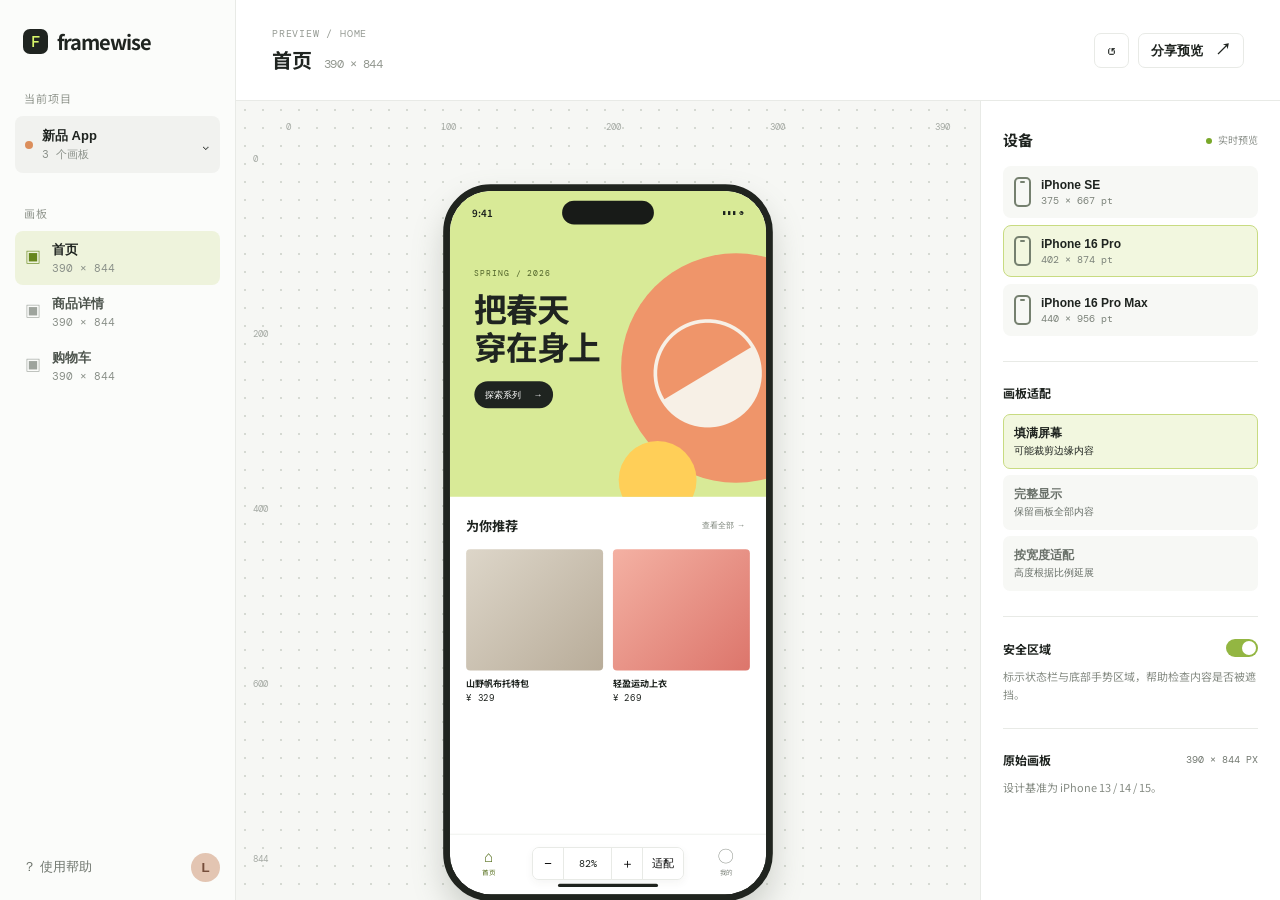
<file: index.html>
<!doctype html>
<html lang="zh-CN">
<head>
  <meta charset="UTF-8" />
  <meta name="viewport" content="width=device-width, initial-scale=1.0" />
  <title>Framewise · Figma 移动端预览</title>
  <link rel="preconnect" href="https://fonts.googleapis.com">
  <link rel="preconnect" href="https://fonts.gstatic.com" crossorigin>
  <link href="https://fonts.googleapis.com/css2?family=DM+Mono:wght@400;500&family=Noto+Sans+SC:wght@400;500;600;700&display=swap" rel="stylesheet">
  <link rel="stylesheet" href="./style.css" />
</head>
<body>
  <main class="app-shell">
    <aside class="sidebar">
      <a class="brand" href="#"><span class="brand-mark">F</span><span>framewise</span></a>
      <div class="project-label">当前项目</div>
      <button class="project-card"><span class="project-dot"></span><span><b>新品 App</b><small>3 个画板</small></span><span class="chevron">⌄</span></button>
      <nav>
        <div class="nav-label">画板</div>
        <button class="artboard active"><span class="screen-icon">▣</span><span><b>首页</b><small>390 × 844</small></span></button>
        <button class="artboard"><span class="screen-icon">▣</span><span><b>商品详情</b><small>390 × 844</small></span></button>
        <button class="artboard"><span class="screen-icon">▣</span><span><b>购物车</b><small>390 × 844</small></span></button>
      </nav>
      <div class="sidebar-bottom"><button class="help">？ 使用帮助</button><button class="avatar">L</button></div>
    </aside>

    <section class="content">
      <header class="topbar">
        <div><p class="eyebrow">PREVIEW / HOME</p><h1>首页 <span>390 × 844</span></h1></div>
        <div class="top-actions"><button class="icon-btn" title="重置缩放">↺</button><button class="share">分享预览 <span>↗</span></button></div>
      </header>

      <section class="workspace">
        <div class="canvas">
          <div class="ruler horizontal"><span>0</span><span>100</span><span>200</span><span>300</span><span>390</span></div>
          <div class="ruler vertical"><span>0</span><span>200</span><span>400</span><span>600</span><span>844</span></div>
          <div class="phone-wrap" id="phoneWrap">
            <div class="device device-iphone-16" id="device">
              <div class="dynamic-island"></div>
              <div class="screen" id="screen">
                <div class="statusbar"><span>9:41</span><span class="status-icons">▮▮▮ ◔</span></div>
                <div class="demo-ui" id="demoUi">
                  <div class="hero"><div class="hero-text"><span>SPRING / 2026</span><h2>把春天<br>穿在身上</h2><button>探索系列 <i>→</i></button></div><div class="orb orb-one"></div><div class="orb orb-two"></div><div class="shoe">◒</div></div>
                  <div class="home-body"><div class="section-heading"><b>为你推荐</b><button>查看全部 →</button></div><div class="product-grid"><article><div class="product beige"></div><b>山野帆布托特包</b><span>¥ 329</span></article><article><div class="product coral"></div><b>轻盈运动上衣</b><span>¥ 269</span></article></div></div>
                  <div class="tabbar"><span class="selected">⌂<i>首页</i></span><span>⌕<i>发现</i></span><span>♡<i>收藏</i></span><span>◯<i>我的</i></span></div>
                </div>
                <div class="empty-state" id="emptyState"><div>↑</div><b>导入 Figma 画板</b><span>拖入 PNG/JPG，或点击选择文件</span><label for="fileInput">选择图片</label></div>
                <img id="uploadedImage" alt="Figma 画板预览" />
              </div>
              <div class="home-indicator"></div>
            </div>
            <div class="device-caption"><b id="captionName">iPhone 16 Pro</b><span id="captionSize">402 × 874 pt</span></div>
          </div>
          <div class="canvas-controls"><button id="zoomOut">−</button><span id="zoomValue">82%</span><button id="zoomIn">＋</button><button id="fit">适配</button></div>
        </div>

        <aside class="inspector">
          <section><div class="panel-heading"><h2>设备</h2><span class="live"><i></i> 实时预览</span></div><div class="device-select" id="deviceSelect"></div></section>
          <section class="setting-section"><h3>画板适配</h3><div class="option-group"><button class="fit-option active" data-fit="cover"><b>填满屏幕</b><small>可能裁剪边缘内容</small></button><button class="fit-option" data-fit="contain"><b>完整显示</b><small>保留画板全部内容</small></button><button class="fit-option" data-fit="width"><b>按宽度适配</b><small>高度根据比例延展</small></button></div></section>
          <section class="setting-section"><div class="section-row"><h3>安全区域</h3><button class="toggle on" id="safeToggle"><i></i></button></div><p class="hint">标示状态栏与底部手势区域，帮助检查内容是否被遮挡。</p></section>
          <section class="setting-section"><div class="section-row"><h3>原始画板</h3><span class="mono">390 × 844 PX</span></div><p class="hint">设计基准为 iPhone 13 / 14 / 15。</p></section>
        </aside>
      </section>
    </section>
  </main>
  <input type="file" id="fileInput" accept="image/png,image/jpeg,image/webp" hidden />
  <script src="./app.js"></script>
</body>
</html>
</file>
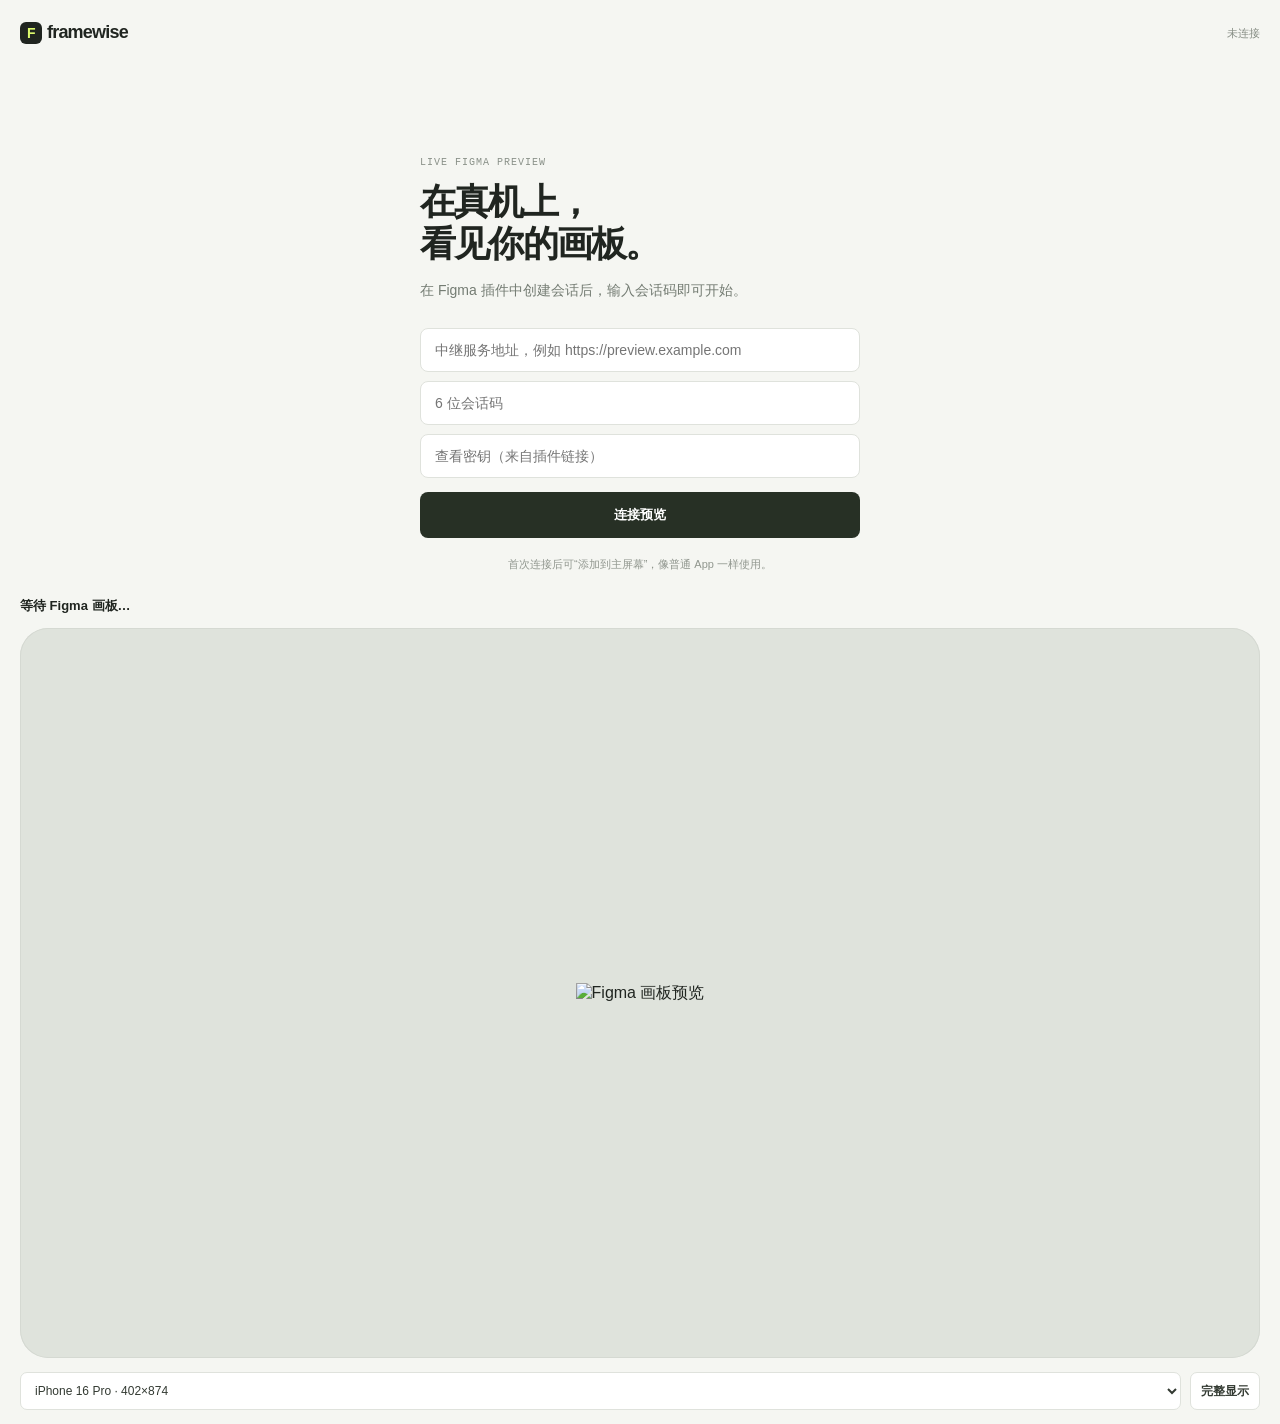
<file: mobile/index.html>
<!doctype html><html lang="zh-CN"><head><meta charset="UTF-8"><meta name="viewport" content="width=device-width,initial-scale=1,viewport-fit=cover"><meta name="theme-color" content="#1f251f"><link rel="manifest" href="./manifest.webmanifest"><link rel="stylesheet" href="./style.css"><title>Framewise</title></head><body>
<main><header><a class="brand"><i>F</i>framewise</a><span id="connection">未连接</span></header><section id="join" class="join"><p class="eyebrow">LIVE FIGMA PREVIEW</p><h1>在真机上，<br>看见你的画板。</h1><p>在 Figma 插件中创建会话后，输入会话码即可开始。</p><input id="relay" placeholder="中继服务地址，例如 https://preview.example.com"><input id="session" placeholder="6 位会话码" autocapitalize="characters"><input id="key" placeholder="查看密钥（来自插件链接）"><button id="connect">连接预览</button><small>首次连接后可“添加到主屏幕”，像普通 App 一样使用。</small></section>
<section id="viewer" class="viewer hidden"><div class="meta"><span id="frameName">等待 Figma 画板…</span><span id="frameSize"></span></div><div class="stage"><img id="frame" alt="Figma 画板预览"></div><div class="toolbar"><select id="device"><option value="se">iPhone SE · 375×667</option><option value="pro" selected>iPhone 16 Pro · 402×874</option><option value="max">iPhone 16 Pro Max · 440×956</option></select><button id="fit">完整显示</button></div></section></main><script src="./app.js"></script></body></html>
</file>
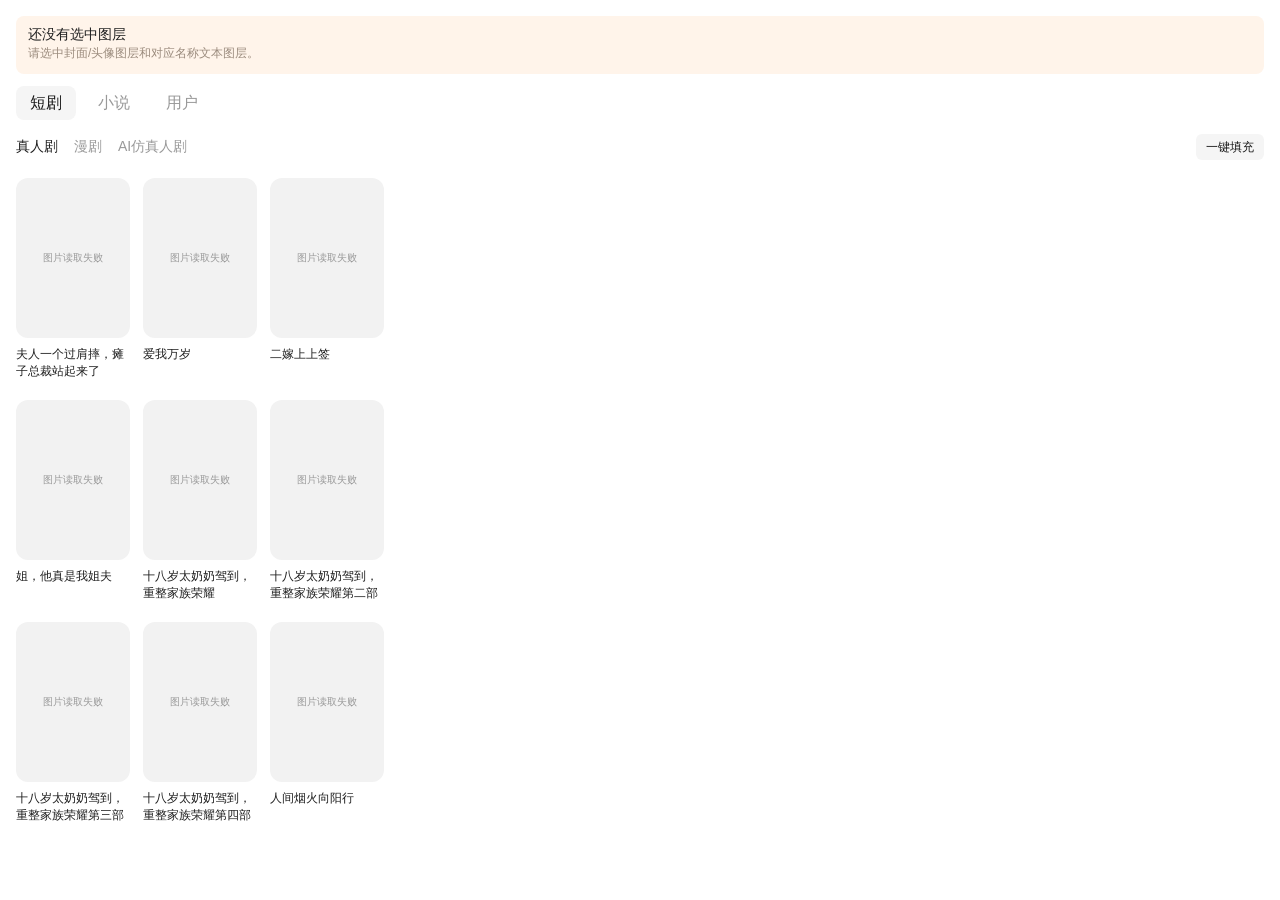
<file: figma-content-fill-plugin/ui.html>
<!doctype html>
<html lang="zh-CN">
<head>
  <meta charset="UTF-8" />
  <style>
    * { box-sizing: border-box; }
    body { margin: 0; padding: 16px; color: #161616; background: #fff; font: 12px Inter, "PingFang SC", Arial, sans-serif; }
    .selection { height: 58px; margin-bottom: 12px; padding: 8px 12px; border-radius: 8px; background: #fff4ea; color: #9b8b7d; font-size: 12px; line-height: 18px; }
    .selection.ready { background: #edfaf3; color: #648a74; }
    .selection b { display: block; color: #1f1f1f; margin: 0; font-size: 14px; font-weight: 500; line-height: 20px; }
    .category-row { display: flex; gap: 8px; margin: 0 0 16px; align-items: center; justify-content: space-between; height: 30px; }
    .actions { display: flex; gap: 8px; align-items: center; justify-content: flex-end; }
    .batch { display: inline-flex; align-items: center; height: 26px; border: 0; border-radius: 6px; padding: 0 10px; background: #f5f5f5; color: #161616; font: 500 12px Inter, "PingFang SC", Arial, sans-serif; cursor: pointer; white-space: nowrap; }
    .batch:hover { background: #ededed; }
    .batch:disabled { color: #aaa; cursor: not-allowed; }
    .tabs { display: flex; align-items: center; gap: 8px; height: 34px; margin: 0 0 12px; }
    .tab { height: 34px; min-width: 56px; border: 0; border-radius: 8px; padding: 0 14px; background: transparent; color: #999; font: 500 16px Inter, "PingFang SC", Arial, sans-serif; cursor: pointer; }
    .tab.active { background: #f5f5f5; color: #161616; font-weight: 500; }
    .category-tabs { display: flex; gap: 16px; align-items: center; flex-wrap: nowrap; }
    .category-tabs.hidden { display: none; }
    .category-tab { border: 0; padding: 0; background: transparent; color: #999; font: 400 14px Inter, "PingFang SC", Arial, sans-serif; font-weight: 400; cursor: pointer; white-space: nowrap; }
    .category-tab.active { background: transparent; color: #202020; font-weight: 500; }
    .grid { display: grid; grid-template-columns: repeat(3, 114px); gap: 20px 13px; max-height: calc(100vh - 194px); overflow: auto; padding: 0 0 18px; }
    .card { overflow: hidden; padding: 0; border: 0; border-radius: 7px; background: #fff; text-align: left; cursor: pointer; }
    .card:hover .thumb { box-shadow: inset 0 0 0 2px #18a0fb; }
    .thumb { display: flex; align-items: center; justify-content: center; width: 114px; height: 160px; border-radius: 12px; overflow: hidden; background: #f2f2f2; color: #999; font-size: 10px; }
    .thumb img { display: block; width: 100%; height: 100%; object-fit: cover; }
    .card.actor .thumb { width: 56px; height: 56px; margin: 0 auto; border-radius: 50%; aspect-ratio: 1; }
    .card.actor .thumb img { height: 100%; }
    .card span { display: -webkit-box; min-height: 42px; padding: 8px 0 0; color: #1f1f1f; font-size: 12px; font-weight: 500; line-height: 17px; word-break: break-all; -webkit-line-clamp: 2; -webkit-box-orient: vertical; overflow: hidden; }
    .card.actor span { min-height: 25px; padding-top: 8px; text-align: center; font-size: 12px; font-weight: 500; line-height: 17px; -webkit-line-clamp: 1; }
    .empty, .loading { grid-column: 1 / -1; padding: 34px 12px; color: #777; text-align: center; }
    .message { display: none; }
    .message.ok { color: #16834b; }
    .message.error { color: #c63636; }
    .grid.actor-grid { grid-template-columns: repeat(4, minmax(0, 1fr)); gap: 24px 20px; }
  </style>
</head>
<body>
  <div id="selection" class="selection"><b>还没有选中图层</b>请选中封面/头像图层和对应名称文本图层。</div>
  <div class="tabs">
    <button class="tab active" data-kind="drama">短剧</button>
    <button class="tab" data-kind="novel">小说</button>
    <button class="tab" data-kind="actor">用户</button>
  </div>
  <div class="category-row">
    <div id="category-tabs" class="category-tabs"></div>
    <div class="actions">
      <button id="batch" class="batch">一键填充</button>
    </div>
  </div>
  <div id="grid" class="grid"><div class="loading">正在启动素材库…</div></div>
  <div id="message" class="message"></div>

  <script>
    var endpoint = 'https://raw.githubusercontent.com/tantan1994/framewise-live-preview/main/shared-library';
    var items = [];
    var kind = 'drama';
    var category = '真人剧';
    var categoryMap = {
      drama: ['真人剧', '漫剧', 'AI仿真人剧'],
      novel: ['男频', '女频'],
      actor: ['真人演员', '虚拟角色', '普通用户']
    };
    var selectionGroups = 0;
    var fallbackItems = [
      ['drama', '真人剧', '夫人一个过肩摔，瘫子总裁站起来了', 'covers/夫人一个过肩摔，瘫子总裁站起来了.jpeg'],
      ['drama', '真人剧', '爱我万岁', 'covers/爱我万岁.jpeg'],
      ['drama', '真人剧', '二嫁上上签', 'covers/二嫁上上签.jpeg'],
      ['drama', '真人剧', '姐，他真是我姐夫', 'covers/姐，他真是我姐夫.jpeg'],
      ['drama', '真人剧', '十八岁太奶奶驾到，重整家族荣耀', 'covers/十八岁太奶奶驾到，重整家族荣耀.jpeg'],
      ['drama', '真人剧', '十八岁太奶奶驾到，重整家族荣耀第二部', 'covers/十八岁太奶奶驾到，重整家族荣耀第二部.jpeg'],
      ['drama', '真人剧', '十八岁太奶奶驾到，重整家族荣耀第三部', 'covers/十八岁太奶奶驾到，重整家族荣耀第三部.jpeg'],
      ['drama', '真人剧', '十八岁太奶奶驾到，重整家族荣耀第四部', 'covers/十八岁太奶奶驾到，重整家族荣耀第四部.jpeg'],
      ['drama', '真人剧', '人间烟火向阳行', 'covers/人间烟火向阳行.jpg'],
      ['actor', '', '韩雨彤', 'actors/韩雨彤.jpeg'],
      ['actor', '', '李柯以', 'actors/李柯以.jpeg'],
      ['actor', '', '梁思伟', 'actors/梁思伟.jpeg'],
      ['actor', '', '王培延', 'actors/王培延.jpeg'],
      ['actor', '', '许顺利', 'actors/许顺利.jpg'],
      ['actor', '', '姚鸣萧', 'actors/姚鸣萧.jpg']
    ].map(function(x) { return { kind: x[0], category: x[1], name: x[2], image: x[3] }; });

    var $ = function(selector) { return document.querySelector(selector); };
    function safe(value) {
      return String(value).replace(/[&<>'"]/g, function(c) {
        return { '&': '&amp;', '<': '&lt;', '>': '&gt;', "'": '&#39;', '"': '&quot;' }[c];
      });
    }

    function message(value, type) {
      var el = $('#message');
      el.textContent = value || '';
      el.className = 'message ' + (type || '');
    }

    function assetUrl(path) {
      var cleanEndpoint = String(endpoint || '').replace(/\/$/, '');
      return cleanEndpoint + '/' + String(path).split('/').map(function(part) {
        return encodeURIComponent(part);
      }).join('/');
    }

    function normalizeKind(value) {
      if (value === 'cover' || value === 'covers' || value === 'drama') return 'drama';
      if (value === 'portrait' || value === 'portraits' || value === 'actor' || value === 'actors') return 'actor';
      if (value === 'book' || value === 'books' || value === 'novel' || value === 'novels') return 'novel';
      return value;
    }

    function normalizeItems(data) {
      if (data && Array.isArray(data.items) && data.items.length) return data.items;
      if (Array.isArray(data) && data.length) return data;
      return fallbackItems;
    }

    function hydrate(source) {
      return source.filter(function(item) {
        return item && item.kind && item.name && item.image;
      }).map(function(item) {
        return {
          kind: normalizeKind(item.kind),
          category: item.category || (normalizeKind(item.kind) === 'drama' ? '真人剧' : (normalizeKind(item.kind) === 'novel' ? '男频' : '真人演员')),
          name: item.name,
          image: item.image,
          url: assetUrl(item.image),
          thumbUrl: '',
          bytes: null,
          failed: false
        };
      });
    }

    function filteredItems() {
      return items.filter(function(item) {
        if (item.kind !== kind) return false;
        if (item.category !== category) return false;
        return true;
      });
    }

    function renderCategoryTabs() {
      var wrap = $('#category-tabs');
      wrap.innerHTML = '';
      $('#batch').textContent = '一键填充';
      wrap.className = 'category-tabs';
      (categoryMap[kind] || []).forEach(function(value) {
        var button = document.createElement('button');
        button.className = 'category-tab' + (value === category ? ' active' : '');
        button.textContent = value;
        button.onclick = function() {
          category = value;
          renderCategoryTabs();
          render();
        };
        wrap.appendChild(button);
      });
    }

    function render() {
      var shown = filteredItems();
      var grid = $('#grid');
      grid.className = 'grid' + (kind === 'actor' ? ' actor-grid' : '');
      grid.innerHTML = '';
      if (!shown.length) {
        grid.innerHTML = '<div class="empty">没有找到匹配素材</div>';
        return;
      }
      shown.forEach(function(item) {
        var button = document.createElement('button');
        button.className = 'card ' + (item.kind === 'actor' ? 'actor' : 'cover');
        var thumb = item.thumbUrl
          ? '<div class="thumb"><img src="' + safe(item.thumbUrl) + '" alt=""></div>'
          : '<div class="thumb">' + (item.failed ? '图片读取失败' : '加载中…') + '</div>';
        button.innerHTML = thumb + '<span>' + safe(item.name) + '</span>';
        button.onclick = function() { apply(item); };
        grid.appendChild(button);
      });
    }

    async function loadImageIntoItem(item) {
      if (item.bytes) return;
      if (item.loadingPromise) return item.loadingPromise;
      item.loadingPromise = (async function() {
        try {
          var response = await fetch(item.url);
          if (!response.ok) throw new Error('图片读取失败');
          var buffer = await response.arrayBuffer();
          item.bytes = Array.prototype.slice.call(new Uint8Array(buffer));
          item.thumbUrl = URL.createObjectURL(new Blob([buffer]));
        } catch (error) {
          item.failed = true;
        } finally {
          item.loadingPromise = null;
        }
      })();
      await item.loadingPromise;
      render();
    }

    function loadImages() {
      var queue = items.slice();
      var workers = [0, 1, 2].map(function() {
        return (async function() {
        while (queue.length) {
          await loadImageIntoItem(queue.shift());
        }
        })();
      });
      Promise.all(workers).then(function() {
        var loaded = items.filter(function(item) { return item.bytes; }).length;
        if (loaded) message('已加载 ' + loaded + ' 张共享图片。', 'ok');
        else message('图片没有加载成功，请检查素材库地址或 GitHub 文件是否公开。', 'error');
      });
    }

    async function load() {
      try {
        items = hydrate(fallbackItems);
        render();
        message('已显示内置素材，正在同步共享素材库…', 'ok');
        var response = await fetch(endpoint + '/catalog.json');
        if (!response.ok) throw new Error('素材库暂不可用');
        var data = await response.json();
        if (Array.isArray(data.categories) && data.categories.length) categoryMap.drama = data.categories;
        var remoteItems = hydrate(normalizeItems(data));
        items = remoteItems.length ? remoteItems : hydrate(fallbackItems);
        renderCategoryTabs();
        render();
        message('已同步 ' + items.length + ' 条共享素材，正在加载图片…', 'ok');
      } catch (error) {
        items = hydrate(fallbackItems);
        renderCategoryTabs();
        render();
        message('已显示内置素材；在线目录稍后可重试。', 'ok');
      }
      loadImages();
    }

    async function apply(item) {
      try {
        message('正在填充「' + item.name + '」…');
        if (!item.bytes) await loadImageIntoItem(item);
        if (!item.bytes) throw new Error('图片读取失败');
        parent.postMessage({ pluginMessage: { type: 'apply-shared', name: item.name, bytes: item.bytes } }, '*');
      } catch (error) {
        message('图片读取失败，请稍后重试。', 'error');
      }
    }

    function shuffle(source) {
      var copy = source.slice();
      for (var i = copy.length - 1; i > 0; i--) {
        var j = Math.floor(Math.random() * (i + 1));
        var tmp = copy[i];
        copy[i] = copy[j];
        copy[j] = tmp;
      }
      return copy;
    }

    async function batchApply() {
      try {
        var available = filteredItems().filter(function(item) { return !item.failed; });
        if (!available.length) {
          message('当前分类没有可用素材。', 'error');
          return;
        }
        if (!selectionGroups) {
          message('请先选中一个包含多组「图片 + 标题」的模块。', 'error');
          return;
        }
        var count = Math.min(selectionGroups, available.length);
        var picks = shuffle(available).slice(0, count);
        $('#batch').disabled = true;
        message('正在从「' + (kind === 'drama' ? category : (kind === 'novel' ? '小说' : '演员')) + '」随机填充 ' + count + ' 组…');
        for (var i = 0; i < picks.length; i++) {
          if (!picks[i].bytes) await loadImageIntoItem(picks[i]);
        }
        picks = picks.filter(function(item) { return item.bytes; });
        if (!picks.length) throw new Error('图片读取失败');
        parent.postMessage({
          pluginMessage: {
            type: 'apply-batch-shared',
            items: picks.map(function(item) { return { name: item.name, bytes: item.bytes }; })
          }
        }, '*');
      } catch (error) {
        message('一键填充失败，请稍后重试。', 'error');
      } finally {
        $('#batch').disabled = false;
      }
    }

    document.querySelectorAll('.tab').forEach(function(tab) {
      tab.onclick = function() {
        document.querySelectorAll('.tab').forEach(function(x) { x.classList.remove('active'); });
        tab.classList.add('active');
        kind = tab.dataset.kind;
        category = (categoryMap[kind] || [''])[0];
        renderCategoryTabs();
        render();
      };
    });
    $('#batch').onclick = batchApply;
    onmessage = function(event) {
      var m = event.data.pluginMessage;
      if (!m) return;
      if (m.type === 'selection') {
        selectionGroups = m.groups || 0;
        $('#selection').className = 'selection' + (m.total ? ' ready' : '');
        $('#selection').innerHTML = m.total
          ? '<b>已选中 ' + m.total + ' 个图层</b>可单个填充：' + m.fillable + ' 图 + ' + m.texts + ' 文；可一键填充：' + selectionGroups + ' 组。'
          : '<b>还没有选中图层</b>请选中封面/头像图层和对应名称文本图层。';
      }
      if (m.type === 'success') message(m.message, 'ok');
      if (m.type === 'error') message(m.message, 'error');
    };
    renderCategoryTabs();
    load();
  </script>
</body>
</html>
</file>
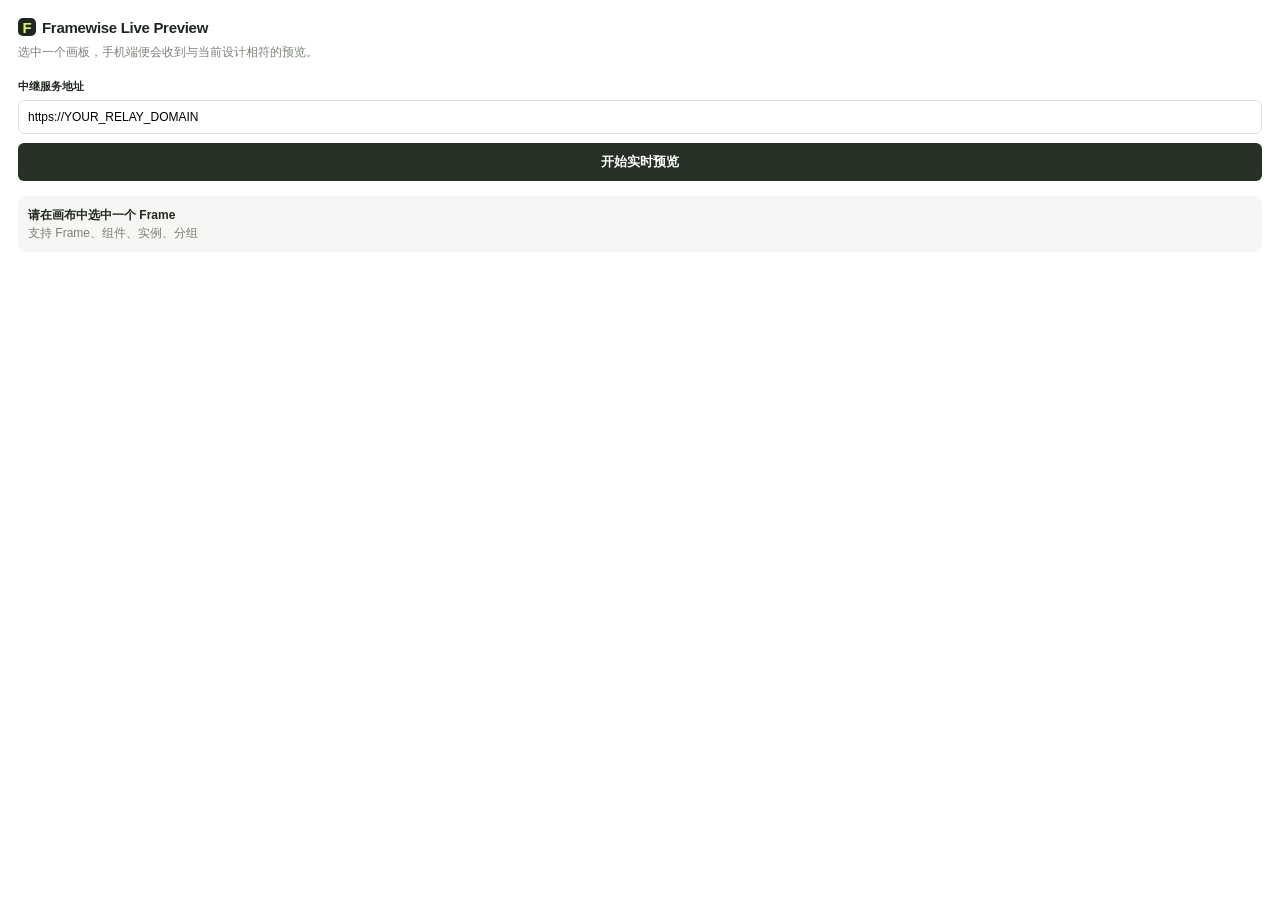
<file: figma-plugin/ui.html>
<!doctype html><html lang="zh-CN"><head><meta charset="UTF-8"><style>
*{box-sizing:border-box}body{font:12px Inter,Arial,sans-serif;color:#202620;margin:0;padding:18px;background:#fff}.brand{font-weight:700;font-size:15px;letter-spacing:-.3px}.brand i{display:inline-grid;place-items:center;background:#202620;color:#d9f66a;border-radius:5px;width:18px;height:18px;font-style:normal;margin-right:6px}.sub{color:#7d847b;line-height:1.55;margin:7px 0 17px}.label{display:block;font-size:11px;font-weight:600;margin-bottom:6px}input{border:1px solid #dfe2dc;border-radius:6px;width:100%;padding:9px;font-size:12px}button{border:0;border-radius:6px;background:#263025;color:#fff;width:100%;padding:10px;font-weight:600;margin-top:9px;cursor:pointer}.status{margin-top:15px;padding:10px;background:#f6f7f4;border-radius:7px;line-height:1.5}.status b{display:block}.status span{color:#778075}.session{margin-top:12px;display:none}.session.show{display:block}.code{font:600 21px ui-monospace,monospace;letter-spacing:2px}.url{font:10px ui-monospace,monospace;word-break:break-all;color:#687163;margin-top:5px}.error{color:#bf3e34;margin-top:8px}.sync{color:#6d8e25;margin-top:8px}</style></head><body>
<div class="brand"><i>F</i>Framewise Live Preview</div><p class="sub">选中一个画板，手机端便会收到与当前设计相符的预览。</p>
<label class="label">中继服务地址</label><input id="relay" value="https://YOUR_RELAY_DOMAIN" spellcheck="false"><button id="start">开始实时预览</button>
<div class="status"><b id="selection">请在画布中选中一个 Frame</b><span id="size">支持 Frame、组件、实例、分组</span></div>
<div id="session" class="session"><span>手机端输入会话码</span><div class="code" id="code"></div><div class="url" id="url"></div><button id="sync">立即同步</button></div><div class="error" id="error"></div><div class="sync" id="syncState"></div>
<script>const $=s=>document.querySelector(s);$('#start').onclick=()=>parent.postMessage({pluginMessage:{type:'start',relayUrl:$('#relay').value}},'*');$('#sync').onclick=()=>parent.postMessage({pluginMessage:{type:'sync-now'}},'*');onmessage=e=>{const m=e.data.pluginMessage;if(!m)return;if(m.type==='selection'){$('#selection').textContent=m.name||'请在画布中选中一个 Frame';$('#size').textContent=m.size?m.size+' px':'支持 Frame、组件、实例、分组'}if(m.type==='started'){$('#session').classList.add('show');$('#code').textContent=m.id;$('#url').textContent=m.relayUrl+'/mobile/?relay='+encodeURIComponent(m.relayUrl)+'&session='+m.id+'&key='+m.viewerKey;$('#start').textContent='已连接'}if(m.type==='syncing')$('#syncState').textContent='正在同步…';if(m.type==='synced')$('#syncState').textContent='已同步到手机';if(m.type==='error')$('#error').textContent=m.message}</script>
</body></html>
</file>
<file: style.css>
:root{--ink:#1f2420;--muted:#747a73;--line:#e8eae6;--lime:#d9f66a;--canvas:#f4f5f2;--side:#fbfcfa;font-family:'Noto Sans SC',sans-serif;color:var(--ink)}*{box-sizing:border-box}body{margin:0;background:var(--canvas);font-size:13px}.app-shell{display:flex;min-height:100vh}.sidebar{width:236px;flex:0 0 236px;background:var(--side);border-right:1px solid var(--line);padding:27px 15px 16px;display:flex;flex-direction:column}.brand{display:flex;gap:9px;align-items:center;text-decoration:none;color:var(--ink);font-size:20px;font-weight:700;letter-spacing:-1px;padding:0 8px 34px}.brand-mark{display:grid;place-items:center;width:25px;height:25px;border-radius:7px;background:var(--ink);color:var(--lime);font:500 16px 'DM Mono'}.project-label,.nav-label{font-size:11px;color:#92978f;letter-spacing:.08em;margin:0 9px 10px}.project-card{background:#f1f2ef;border:0;border-radius:8px;padding:11px 10px;width:100%;display:flex;align-items:center;gap:9px;text-align:left;color:var(--ink)}.project-card b,.artboard b{display:block;font-size:13px;font-weight:600}.project-card small,.artboard small{display:block;color:#8a9089;font:11px 'DM Mono';margin-top:2px}.project-dot{width:8px;height:8px;border-radius:50%;background:#db8e5b}.chevron{margin-left:auto;font-size:17px}.sidebar nav{margin-top:32px}.artboard{border:0;background:transparent;border-radius:8px;padding:10px;width:100%;display:flex;align-items:center;gap:11px;text-align:left;color:#4d544d}.artboard.active{background:#eef3dc;color:var(--ink)}.screen-icon{font-size:16px;color:#9ea49d}.artboard.active .screen-icon{color:#66861b}.sidebar-bottom{display:flex;align-items:center;gap:9px;margin-top:auto}.help{border:0;background:none;color:#70776f;padding:8px;flex:1;text-align:left}.avatar{border:0;background:#e3c5b2;color:#754d3a;border-radius:50%;width:29px;height:29px;font-weight:600}.content{flex:1;min-width:0}.topbar{height:101px;border-bottom:1px solid var(--line);background:#fff;display:flex;align-items:center;justify-content:space-between;padding:0 36px}.eyebrow{margin:0 0 5px;color:#989d96;font:10px 'DM Mono';letter-spacing:.08em}h1{margin:0;font-size:20px;letter-spacing:-.5px}h1 span{color:#92978f;font:12px 'DM Mono';margin-left:8px}.top-actions{display:flex;gap:9px}.icon-btn,.share{border:1px solid var(--line);background:white;border-radius:7px;color:var(--ink);height:35px}.icon-btn{width:35px;font-size:18px}.share{padding:0 12px;font-weight:600}.share span{margin-left:8px;font-size:16px}.workspace{display:flex;height:calc(100vh - 101px)}.canvas{position:relative;flex:1;overflow:hidden;display:grid;place-items:center;background-color:#f6f7f4;background-image:radial-gradient(#d5d9d2 1px,transparent 1px);background-size:18px 18px}.inspector{width:300px;flex:0 0 300px;background:#fff;border-left:1px solid var(--line);padding:28px 22px;overflow:auto}.panel-heading,.section-row{display:flex;align-items:center;justify-content:space-between}.panel-heading h2{font-size:15px;margin:0}.live{font-size:10px;color:#8d928c}.live i{display:inline-block;background:#79a829;width:6px;height:6px;border-radius:50%;margin-right:4px}.device-select{margin-top:16px;display:grid;gap:7px}.device-choice{display:flex;align-items:center;width:100%;border:1px solid transparent;background:#f7f8f5;border-radius:8px;padding:10px;text-align:left;color:var(--ink);cursor:pointer}.device-choice.active{background:#f2f7df;border-color:#c8db81}.device-icon{height:30px;width:17px;border:2px solid #75806f;border-radius:5px;margin-right:10px;position:relative}.device-icon:after{content:'';position:absolute;top:2px;left:4px;width:5px;height:2px;background:#75806f;border-radius:3px}.device-choice b{font-size:12px;display:block}.device-choice small{font:10px 'DM Mono';color:#7c837a}.setting-section{border-top:1px solid var(--line);margin-top:25px;padding-top:22px}.setting-section h3{font-size:12px;margin:0}.option-group{margin-top:13px;display:grid;gap:6px}.fit-option{border:1px solid transparent;background:#f7f8f5;padding:10px;border-radius:7px;text-align:left;color:#697069;cursor:pointer}.fit-option.active{background:#f2f7df;border-color:#c8db81;color:var(--ink)}.fit-option b{font-size:12px;display:block}.fit-option small{font-size:10px;display:block;margin-top:2px}.hint{color:#858b83;font-size:11px;line-height:1.65;margin:10px 0 0}.mono{font:10px 'DM Mono';color:#737971}.toggle{border:0;background:#cdd1cb;width:32px;height:18px;border-radius:9px;padding:2px;transition:.2s}.toggle i{display:block;width:14px;height:14px;border-radius:50%;background:white;transition:.2s}.toggle.on{background:#93b642}.toggle.on i{transform:translateX(14px)}.phone-wrap{display:flex;flex-direction:column;align-items:center;transform:scale(.82);transform-origin:center;transition:transform .2s}.device{width:402px;height:874px;border:8px solid #20241f;border-radius:58px;background:#20241f;padding:0;box-shadow:0 20px 38px #69706348;position:relative;overflow:hidden}.screen{height:100%;width:100%;border-radius:50px;overflow:hidden;position:relative;background:#f8f8f5}.dynamic-island{position:absolute;z-index:4;width:112px;height:29px;background:#181b18;border-radius:18px;top:12px;left:50%;transform:translateX(-50%)}.home-indicator{position:absolute;z-index:4;bottom:9px;width:122px;height:4px;background:#20241f;border-radius:4px;left:50%;transform:translateX(-50%)}.statusbar{height:54px;position:absolute;z-index:3;top:0;width:100%;display:flex;justify-content:space-between;padding:18px 27px 0;color:#1b211d;font-weight:600;font-size:12px}.status-icons{font-size:10px;letter-spacing:1px}.demo-ui{height:100%;background:#fff;display:flex;flex-direction:column}.hero{height:373px;background:#d8ea97;position:relative;overflow:hidden}.hero-text{position:relative;z-index:2;padding:89px 30px}.hero-text>span{font:10px 'DM Mono';letter-spacing:1.2px;color:#50632a}.hero h2{font-size:40px;line-height:1.14;letter-spacing:-2px;margin:13px 0 20px}.hero button{border:0;background:var(--ink);color:white;border-radius:17px;padding:9px 13px;font-size:11px}.hero button i{font-style:normal;margin-left:12px}.orb{border-radius:50%;position:absolute}.orb-one{height:280px;width:280px;background:#ef956a;right:-103px;top:76px}.orb-two{height:95px;width:95px;background:#ffcf58;right:85px;bottom:-27px}.shoe{position:absolute;font-size:150px;line-height:1;color:#f7f0e6;right:1px;top:140px;transform:rotate(-31deg)}.home-body{padding:23px 20px;flex:1}.section-heading{display:flex;justify-content:space-between;align-items:center}.section-heading b{font-size:16px}.section-heading button{border:0;background:none;font-size:10px;color:#788076}.product-grid{display:flex;gap:12px;margin-top:17px}.product-grid article{width:50%;font-size:11px}.product-grid b,.product-grid span{display:block;margin-top:7px}.product-grid span{font:11px 'DM Mono';margin-top:3px}.product{height:148px;border-radius:5px}.beige{background:linear-gradient(135deg,#ddd6c9,#b8ac99)}.coral{background:linear-gradient(135deg,#f4b1a3,#dc756b)}.tabbar{height:74px;display:flex;justify-content:space-around;align-items:center;border-top:1px solid #eceee9;padding-bottom:12px}.tabbar span{font-size:19px;text-align:center;color:#858b83}.tabbar i{display:block;font-style:normal;font-size:8px;margin-top:2px}.tabbar .selected{color:#526c18}.empty-state{display:none;position:absolute;z-index:2;inset:0;place-content:center;text-align:center;background:#f7f8f4;color:#747a73}.empty-state div{font-size:28px;color:#74932a}.empty-state b{color:#3f473d;margin-top:11px}.empty-state span{font-size:11px;margin:5px 0 14px}.empty-state label{display:inline-block;background:#273025;color:white;padding:9px 14px;border-radius:6px;font-size:12px;cursor:pointer;justify-self:center}#uploadedImage{display:none;position:absolute;inset:0;width:100%;height:100%;object-fit:cover;z-index:1}.screen.contain #uploadedImage{object-fit:contain;background:#171a18}.screen.width #uploadedImage{object-fit:fill}.screen.no-safe .statusbar,.screen.no-safe~.home-indicator{display:none}.device-caption{text-align:center;margin-top:17px}.device-caption b{font-size:13px}.device-caption span{font:10px 'DM Mono';color:#868c84;display:block;margin-top:3px}.ruler{position:absolute;font:9px 'DM Mono';color:#a5aaa4;display:flex;pointer-events:none}.horizontal{top:20px;left:50px;right:30px;justify-content:space-between}.vertical{top:52px;bottom:35px;left:17px;flex-direction:column;justify-content:space-between}.canvas-controls{position:absolute;bottom:20px;display:flex;background:white;border:1px solid var(--line);border-radius:7px;overflow:hidden;box-shadow:0 3px 9px #37402e0d}.canvas-controls button,.canvas-controls span{height:31px;min-width:31px;border:0;border-right:1px solid var(--line);display:grid;place-items:center;background:white;font-size:13px}.canvas-controls span{min-width:48px;font:10px 'DM Mono'}.canvas-controls button:last-child{border:0;padding:0 9px;font-size:11px}@media(max-width:900px){.sidebar{display:none}.inspector{width:270px;flex-basis:270px}.phone-wrap{transform:scale(.68)}}@media(max-width:650px){.inspector{display:none}.phone-wrap{transform:scale(.62)}.topbar{padding:0 18px}.ruler{display:none}}
</file>
<file: mobile/style.css>
:root{font-family:-apple-system,BlinkMacSystemFont,"Noto Sans SC",sans-serif;color:#202520;background:#f5f6f2}*{box-sizing:border-box}body{margin:0}main{min-height:100svh;padding:env(safe-area-inset-top) 20px env(safe-area-inset-bottom)}header{height:66px;display:flex;align-items:center;justify-content:space-between}.brand{font-size:18px;font-weight:700;letter-spacing:-.8px}.brand i{display:inline-grid;place-items:center;width:22px;height:22px;border-radius:6px;background:#202520;color:#dcfa6c;font-size:14px;font-style:normal;margin-right:5px}#connection{color:#868d84;font-size:11px}.join{padding-top:9svh;max-width:440px;margin:auto}.eyebrow{font:10px ui-monospace,monospace;color:#899088;letter-spacing:1px}.join h1{font-size:36px;line-height:1.18;letter-spacing:-1.8px;margin:13px 0}.join>p:not(.eyebrow){color:#747c73;font-size:14px;line-height:1.7;margin:0 0 25px}.join input{display:block;width:100%;padding:13px 14px;border:1px solid #dfe2dc;border-radius:8px;background:#fff;margin:9px 0;font-size:14px}.join button{width:100%;border:0;border-radius:8px;background:#273025;color:#fff;padding:14px;font-weight:650;margin-top:5px}.join small{display:block;color:#90968e;text-align:center;font-size:11px;line-height:1.5;margin:18px}.hidden{display:none}.viewer{display:flex;flex-direction:column;min-height:calc(100svh - 66px)}.meta{display:flex;justify-content:space-between;align-items:end;margin:7px 0 13px;font-size:13px;font-weight:650}.meta span:last-child{font:10px ui-monospace,monospace;color:#7c837a}.stage{flex:1;min-height:0;display:grid;place-items:center;background:#dfe3dc;border-radius:28px;overflow:hidden;box-shadow:inset 0 0 0 1px #d5d9d2}.stage img{max-width:100%;max-height:100%;object-fit:contain;display:block}.stage.fill img{width:100%;height:100%;object-fit:cover}.toolbar{display:flex;gap:9px;padding:14px 0}.toolbar select,.toolbar button{height:38px;border:1px solid #dfe2dc;border-radius:7px;background:#fff;padding:0 10px;font-size:12px;color:#333a32}.toolbar select{flex:1}.toolbar button{font-weight:600}
</file>
